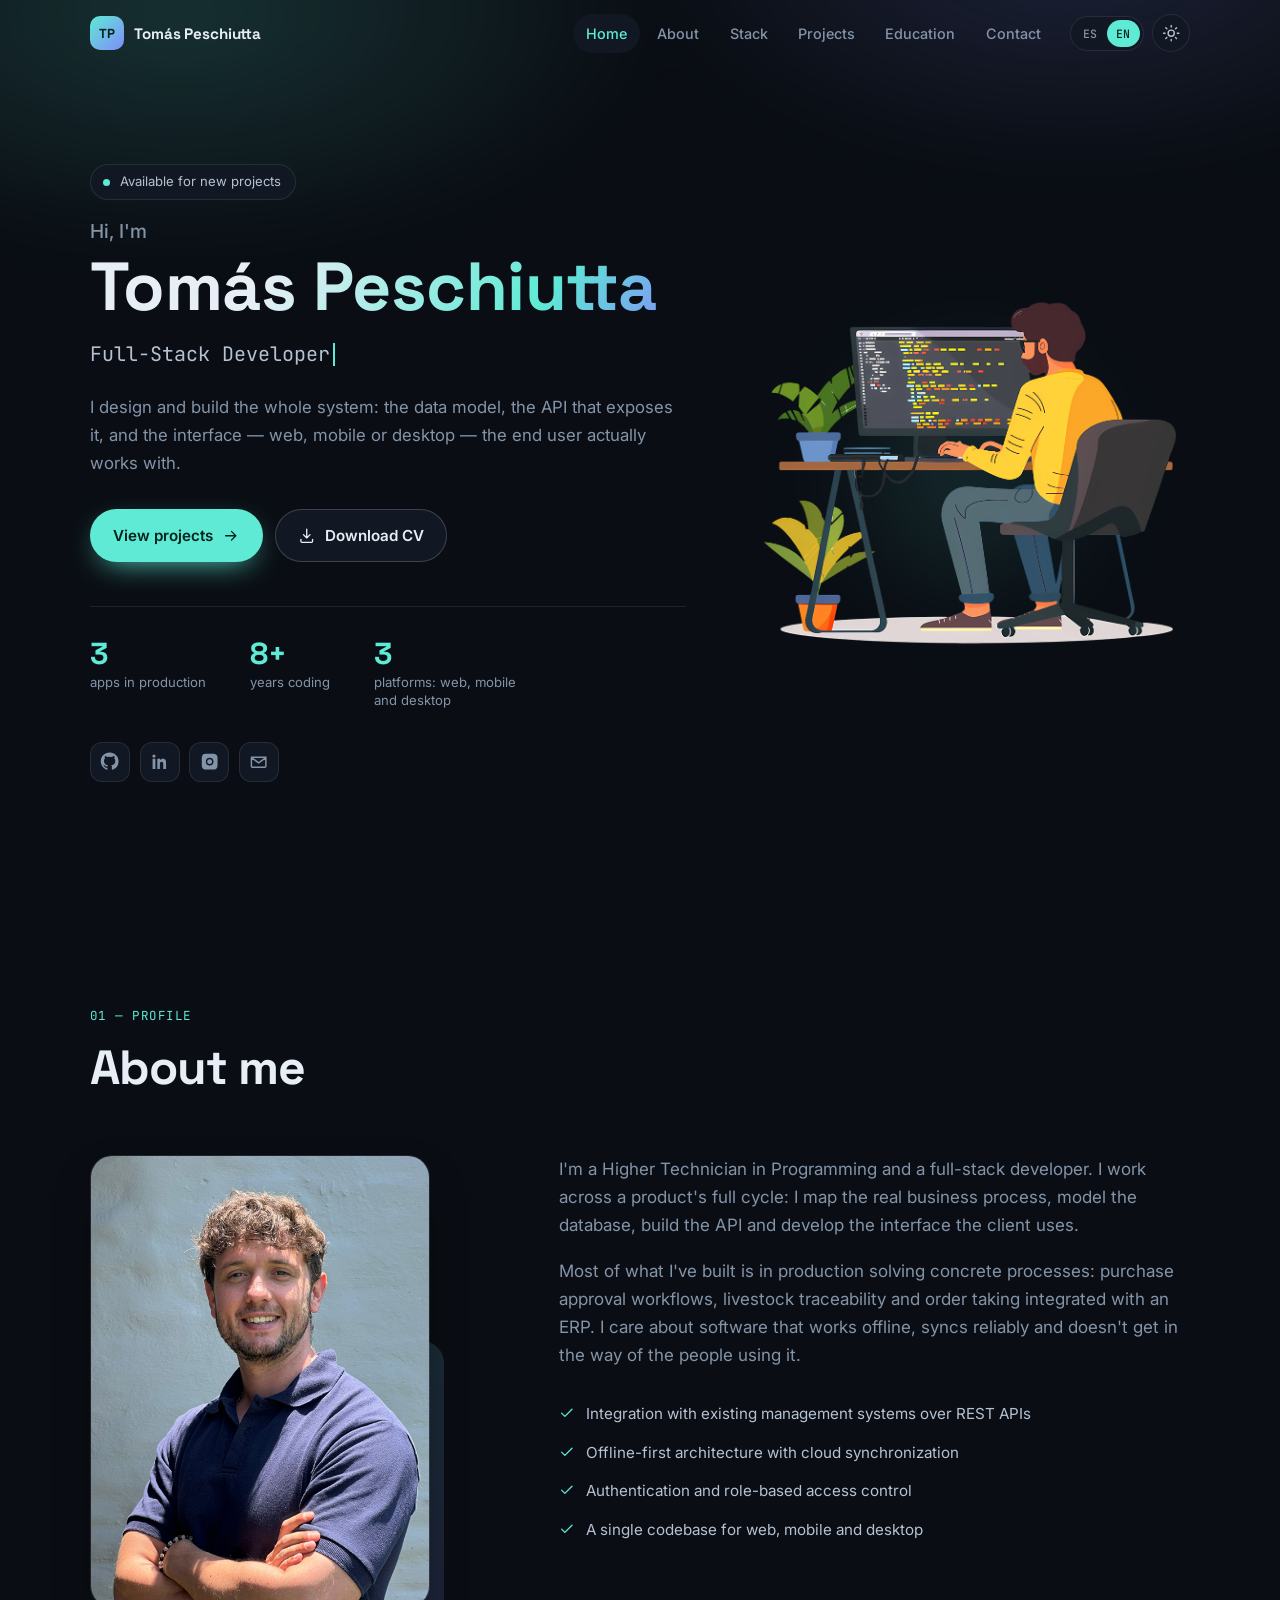
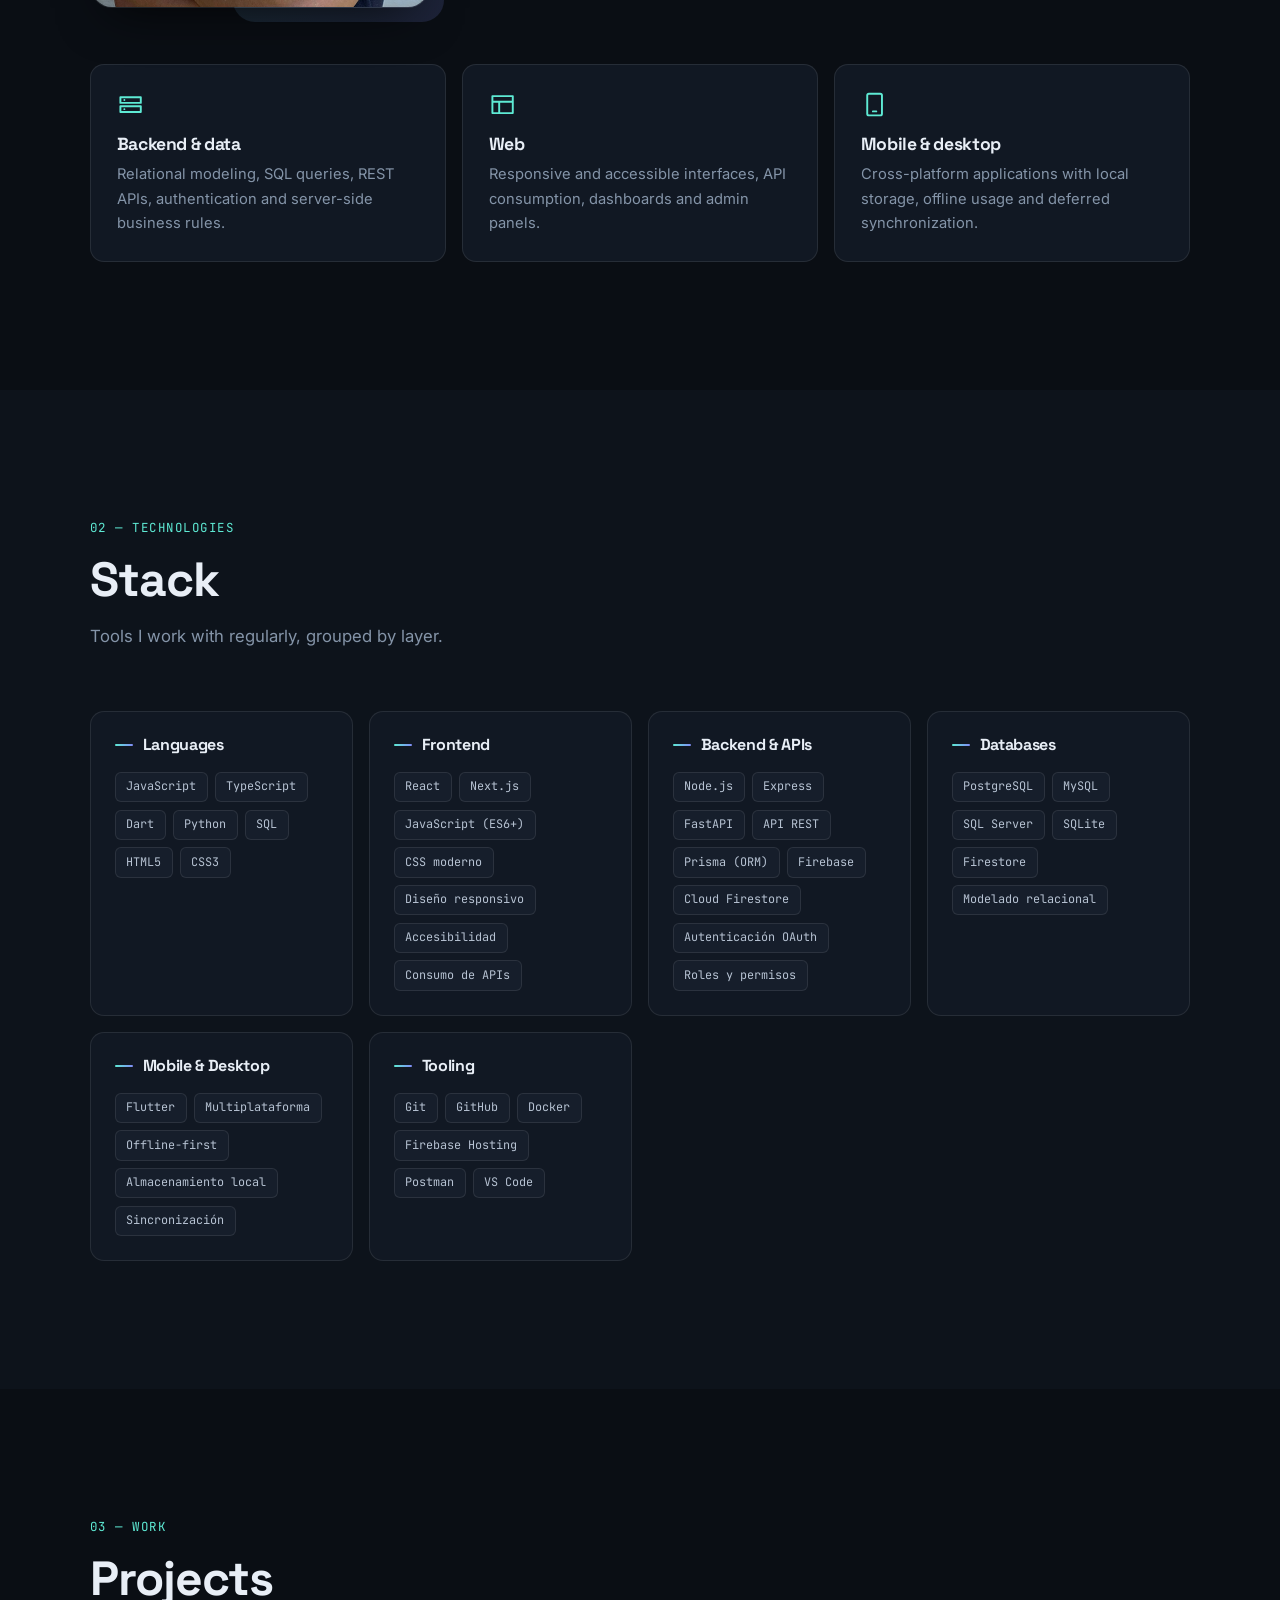
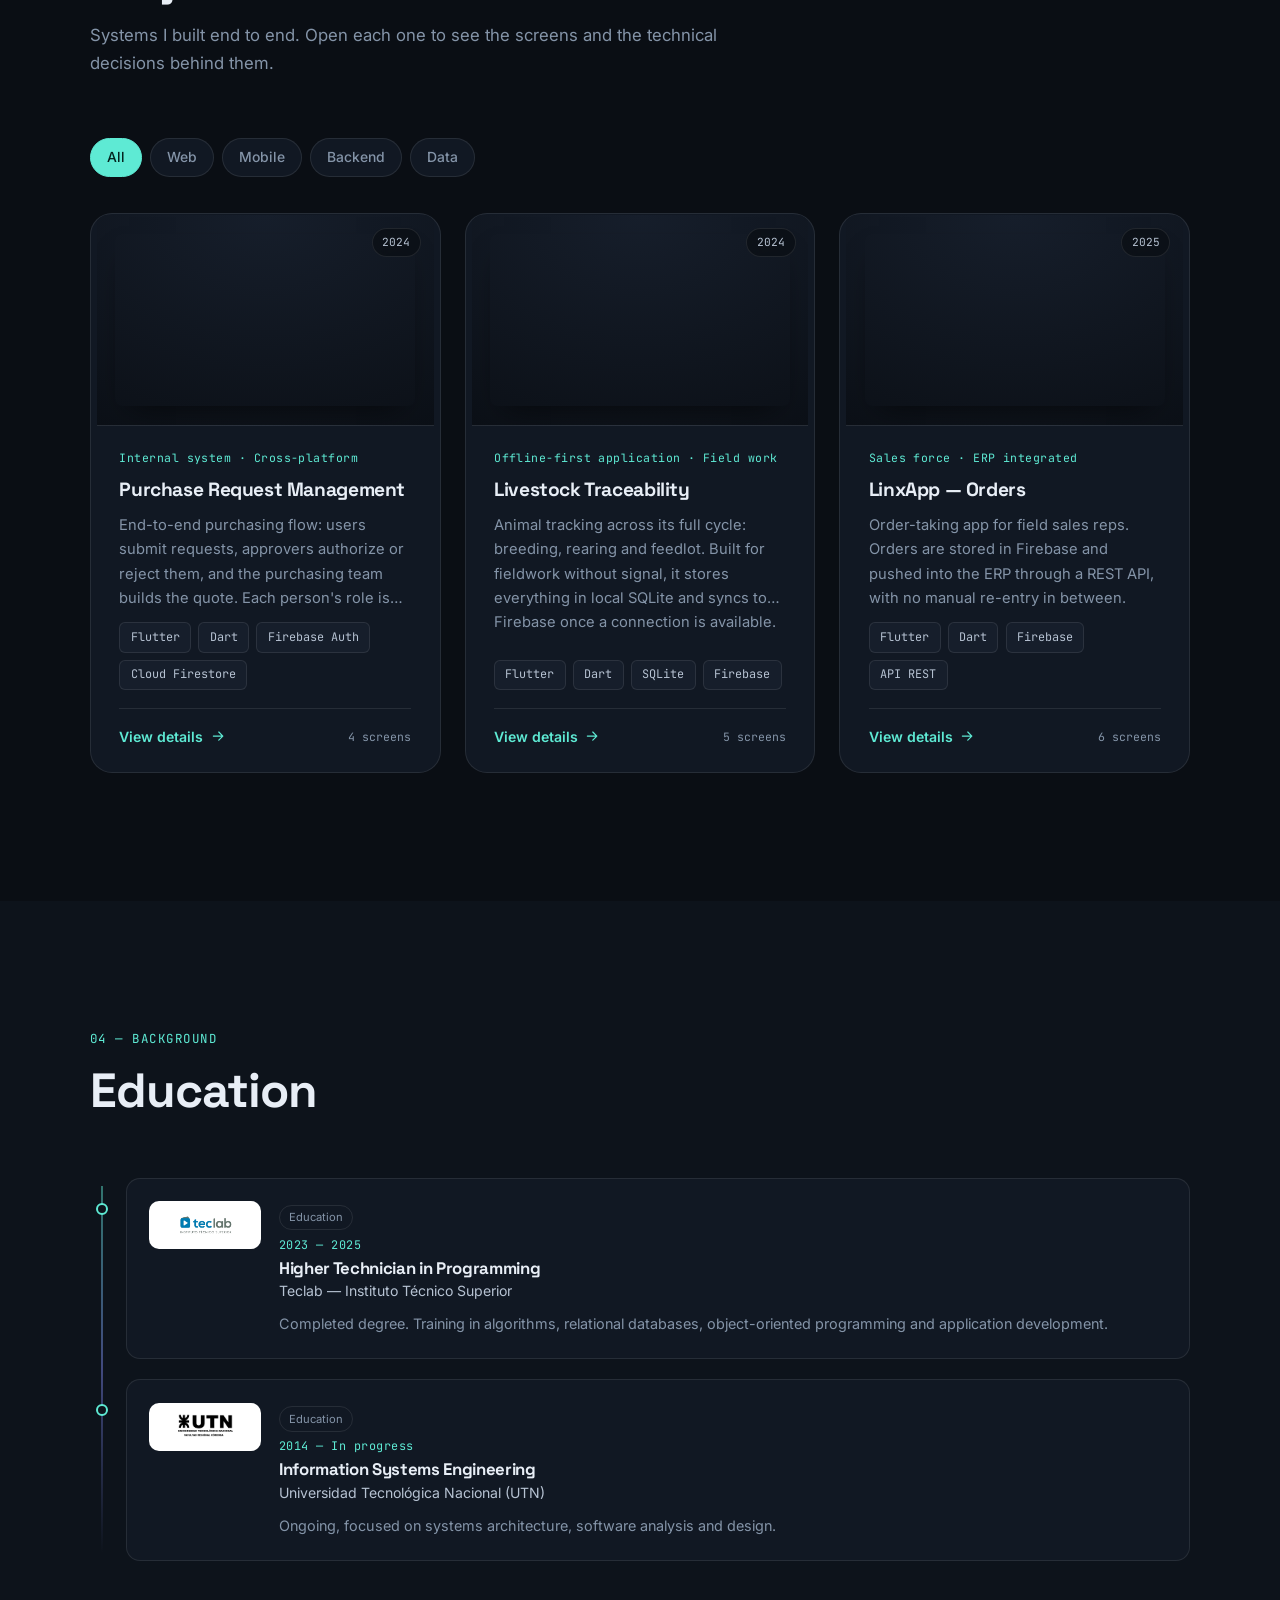
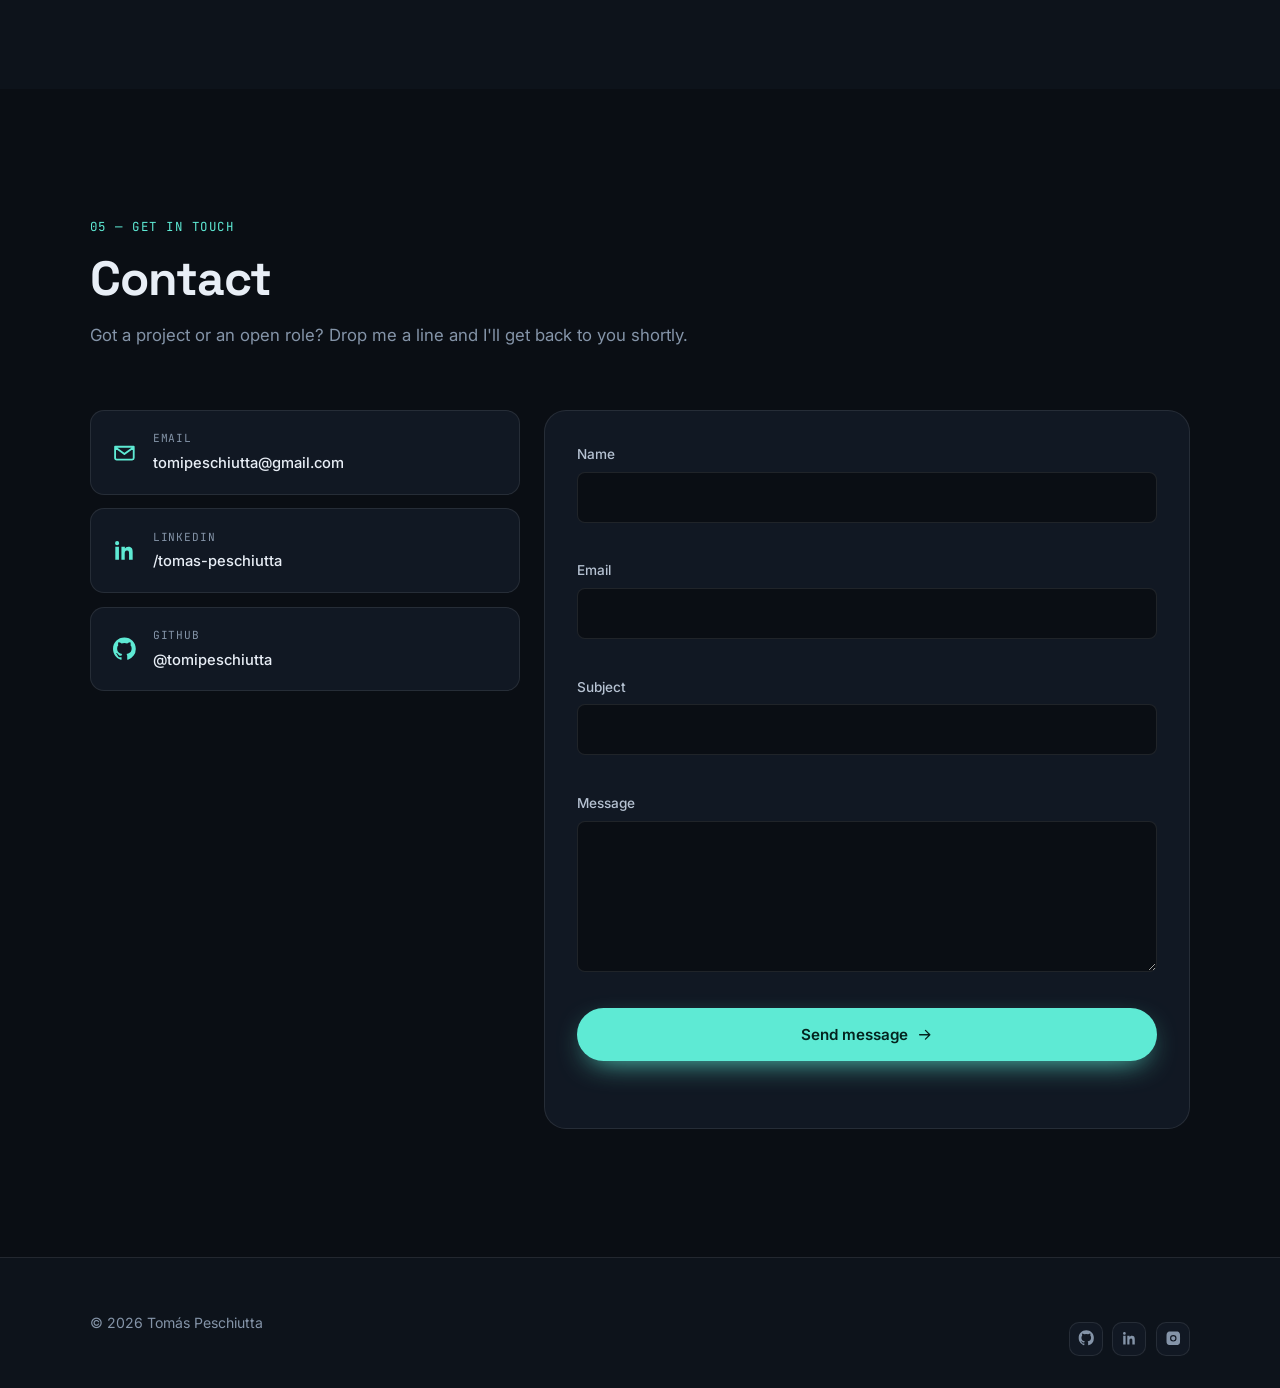
<file: public/index.html>
<!DOCTYPE html>
<html lang="es" data-theme="dark">
<head>
    <meta charset="UTF-8">
    <meta name="viewport" content="width=device-width, initial-scale=1.0">

    <title>Tomás Peschiutta | Desarrollador Full-Stack</title>
    <meta name="description" content="Desarrollador Full-Stack. Diseño y construyo el sistema completo: APIs, bases de datos, aplicaciones web y móviles.">
    <meta name="author" content="Tomás Peschiutta">
    <meta name="robots" content="index,follow">
    <meta name="theme-color" content="#0a0e14">
    <link rel="canonical" href="https://tomaspeschiutta-e1257.web.app/">

    <!-- Open Graph / Twitter -->
    <meta property="og:type" content="website">
    <meta property="og:locale" content="es_AR">
    <meta property="og:url" content="https://tomaspeschiutta-e1257.web.app/">
    <meta property="og:site_name" content="Tomás Peschiutta">
    <meta property="og:title" content="Tomás Peschiutta | Desarrollador Full-Stack">
    <meta property="og:description" content="Diseño y construyo el sistema completo: APIs, bases de datos, aplicaciones web y móviles.">
    <meta property="og:image" content="https://tomaspeschiutta-e1257.web.app/assets/images/image-home.png">
    <meta name="twitter:card" content="summary_large_image">

    <!-- Fuentes -->
    <link rel="preconnect" href="https://fonts.googleapis.com">
    <link rel="preconnect" href="https://fonts.gstatic.com" crossorigin>
    <link href="https://fonts.googleapis.com/css2?family=Inter:wght@400;500;600;700&family=Space+Grotesk:wght@600;700&family=JetBrains+Mono:wght@400;500&display=swap" rel="stylesheet">

    <link rel="stylesheet" href="./assets/css/main.css">
    <link rel="icon" href="./assets/images/favicon.png" type="image/png">

    <!-- Evita el parpadeo de tema al cargar -->
    <script>
        (() => {
            // Oscuro por defecto; solo cambia si el visitante lo eligió.
            document.documentElement.dataset.theme =
                localStorage.getItem('tp-theme') === 'light' ? 'light' : 'dark';
            const lang = localStorage.getItem('tp-lang');
            if (lang) document.documentElement.lang = lang;
        })();
    </script>

    <script type="application/ld+json">
    {
      "@context": "https://schema.org",
      "@type": "Person",
      "name": "Tomás Peschiutta",
      "jobTitle": "Desarrollador Full-Stack",
      "email": "mailto:tomipeschiutta@gmail.com",
      "url": "https://tomaspeschiutta-e1257.web.app/",
      "sameAs": [
        "https://github.com/tomipeschiutta",
        "https://www.linkedin.com/in/tomas-peschiutta-563571268/"
      ],
      "knowsAbout": ["Desarrollo Full-Stack", "APIs REST", "Bases de datos", "Flutter", "Firebase", "JavaScript", "Python", "SQL"]
    }
    </script>
</head>

<body>
    <a class="skip-link" href="#main" data-i18n="a11y.skip">Ir al contenido</a>

    <!-- Sprite de iconos -->
    <svg class="sprite" aria-hidden="true" focusable="false" xmlns="http://www.w3.org/2000/svg">
        <symbol id="i-github" viewBox="0 0 24 24"><path fill="currentColor" d="M12 .5C5.73.5.99 5.24.99 11.5c0 4.86 3.15 8.98 7.52 10.44.55.1.75-.24.75-.53l-.02-1.86c-3.06.67-3.71-1.47-3.71-1.47-.5-1.28-1.22-1.62-1.22-1.62-1-.68.08-.67.08-.67 1.1.08 1.68 1.13 1.68 1.13.98 1.69 2.58 1.2 3.21.92.1-.71.39-1.2.7-1.48-2.44-.28-5.01-1.22-5.01-5.44 0-1.2.43-2.18 1.13-2.95-.11-.28-.49-1.4.11-2.92 0 0 .92-.3 3.02 1.13a10.4 10.4 0 0 1 5.5 0c2.1-1.43 3.02-1.13 3.02-1.13.6 1.52.22 2.64.11 2.92.7.77 1.12 1.75 1.12 2.95 0 4.23-2.57 5.16-5.02 5.43.4.34.75 1.02.75 2.06l-.01 3.05c0 .29.2.64.76.53A11.02 11.02 0 0 0 23 11.5C23 5.24 18.27.5 12 .5Z"/></symbol>
        <symbol id="i-linkedin" viewBox="0 0 24 24"><path fill="currentColor" d="M6.94 5a2 2 0 1 1-4 0 2 2 0 0 1 4 0ZM3.2 8.5h3.5V21H3.2V8.5Zm5.9 0h3.35v1.7h.05c.47-.85 1.6-1.75 3.3-1.75 3.53 0 4.18 2.24 4.18 5.15V21h-3.5v-5.7c0-1.36-.02-3.1-1.94-3.1-1.94 0-2.24 1.47-2.24 3v5.8H9.1V8.5Z"/></symbol>
        <symbol id="i-instagram" viewBox="0 0 24 24"><path fill="currentColor" d="M12 2.2c3.2 0 3.58.01 4.85.07 1.17.05 1.8.25 2.23.41.56.22.96.48 1.38.9.42.42.68.82.9 1.38.16.42.36 1.06.41 2.23.06 1.27.07 1.65.07 4.85s-.01 3.58-.07 4.85c-.05 1.17-.25 1.8-.41 2.23-.22.56-.48.96-.9 1.38-.42.42-.82.68-1.38.9-.42.16-1.06.36-2.23.41-1.27.06-1.65.07-4.85.07s-3.58-.01-4.85-.07c-1.17-.05-1.8-.25-2.23-.41-.56-.22-.96-.48-1.38-.9-.42-.42-.68-.82-.9-1.38-.16-.42-.36-1.06-.41-2.23C2.21 15.58 2.2 15.2 2.2 12s.01-3.58.07-4.85c.05-1.17.25-1.8.41-2.23.22-.56.48-.96.9-1.38.42-.42.82-.68 1.38-.9.42-.16 1.06-.36 2.23-.41C8.42 2.21 8.8 2.2 12 2.2Zm0 5.1a4.7 4.7 0 1 0 0 9.4 4.7 4.7 0 0 0 0-9.4Zm0 7.75a3.05 3.05 0 1 1 0-6.1 3.05 3.05 0 0 1 0 6.1Zm5.98-7.94a1.1 1.1 0 1 1-2.2 0 1.1 1.1 0 0 1 2.2 0Z"/></symbol>
        <symbol id="i-mail" viewBox="0 0 24 24"><path fill="none" stroke="currentColor" stroke-width="1.8" stroke-linecap="round" stroke-linejoin="round" d="M3 6.5h18v11a1.5 1.5 0 0 1-1.5 1.5h-15A1.5 1.5 0 0 1 3 17.5v-11Zm0 .5 9 6.5L21 7"/></symbol>
        <symbol id="i-download" viewBox="0 0 24 24"><path fill="none" stroke="currentColor" stroke-width="1.8" stroke-linecap="round" stroke-linejoin="round" d="M12 3v12m0 0 4.5-4.5M12 15l-4.5-4.5M4 17v2.5A1.5 1.5 0 0 0 5.5 21h13a1.5 1.5 0 0 0 1.5-1.5V17"/></symbol>
        <symbol id="i-arrow-right" viewBox="0 0 24 24"><path fill="none" stroke="currentColor" stroke-width="1.8" stroke-linecap="round" stroke-linejoin="round" d="M5 12h14m0 0-6-6m6 6-6 6"/></symbol>
        <symbol id="i-arrow-left" viewBox="0 0 24 24"><path fill="none" stroke="currentColor" stroke-width="1.8" stroke-linecap="round" stroke-linejoin="round" d="M19 12H5m0 0 6-6m-6 6 6 6"/></symbol>
        <symbol id="i-arrow-up" viewBox="0 0 24 24"><path fill="none" stroke="currentColor" stroke-width="1.8" stroke-linecap="round" stroke-linejoin="round" d="M12 19V5m0 0-6 6m6-6 6 6"/></symbol>
        <symbol id="i-external" viewBox="0 0 24 24"><path fill="none" stroke="currentColor" stroke-width="1.8" stroke-linecap="round" stroke-linejoin="round" d="M14 4h6v6M20 4l-9 9M18 14v5a1 1 0 0 1-1 1H5a1 1 0 0 1-1-1V7a1 1 0 0 1 1-1h5"/></symbol>
        <symbol id="i-close" viewBox="0 0 24 24"><path fill="none" stroke="currentColor" stroke-width="1.8" stroke-linecap="round" d="m6 6 12 12M18 6 6 18"/></symbol>
        <symbol id="i-sun" viewBox="0 0 24 24"><path fill="none" stroke="currentColor" stroke-width="1.8" stroke-linecap="round" d="M12 4V2m0 20v-2m8-8h2M2 12h2m13.66-5.66 1.42-1.42M4.92 19.08l1.42-1.42m0-11.32L4.92 4.92m14.16 14.16-1.42-1.42"/><circle cx="12" cy="12" r="4" fill="none" stroke="currentColor" stroke-width="1.8"/></symbol>
        <symbol id="i-moon" viewBox="0 0 24 24"><path fill="none" stroke="currentColor" stroke-width="1.8" stroke-linecap="round" stroke-linejoin="round" d="M20 14.5A8.5 8.5 0 0 1 9.5 4a8.5 8.5 0 1 0 10.5 10.5Z"/></symbol>
        <symbol id="i-check" viewBox="0 0 24 24"><path fill="none" stroke="currentColor" stroke-width="2" stroke-linecap="round" stroke-linejoin="round" d="m4 12.5 5 5L20 6.5"/></symbol>
        <symbol id="i-server" viewBox="0 0 24 24"><path fill="none" stroke="currentColor" stroke-width="1.7" stroke-linecap="round" stroke-linejoin="round" d="M3 5.5h18v5H3v-5Zm0 8h18v5H3v-5ZM6.5 8h.01M6.5 16h.01"/></symbol>
        <symbol id="i-layout" viewBox="0 0 24 24"><path fill="none" stroke="currentColor" stroke-width="1.7" stroke-linecap="round" stroke-linejoin="round" d="M3 4.5h18v15H3v-15Zm0 5h18M9 9.5v10"/></symbol>
        <symbol id="i-phone" viewBox="0 0 24 24"><path fill="none" stroke="currentColor" stroke-width="1.7" stroke-linecap="round" stroke-linejoin="round" d="M7 2.5h10a1.5 1.5 0 0 1 1.5 1.5v16a1.5 1.5 0 0 1-1.5 1.5H7A1.5 1.5 0 0 1 5.5 20V4A1.5 1.5 0 0 1 7 2.5Zm3.5 15.5h3"/></symbol>
    </svg>

    <!-- ===== Header ===== -->
    <header class="site-header" id="site-header">
        <div class="shell site-header__inner">
            <a href="#home" class="brand" aria-label="Tomás Peschiutta">
                <span class="brand__mark">TP</span>
                <span class="brand__text">Tomás Peschiutta</span>
            </a>

            <nav class="nav" id="nav" aria-label="Principal">
                <ul class="nav__list">
                    <li><a href="#home" class="nav__link is-active" data-i18n="nav.home">Inicio</a></li>
                    <li><a href="#sobre-mi" class="nav__link" data-i18n="nav.about">Sobre mí</a></li>
                    <li><a href="#stack" class="nav__link" data-i18n="nav.stack">Stack</a></li>
                    <li><a href="#proyectos" class="nav__link" data-i18n="nav.projects">Proyectos</a></li>
                    <li><a href="#formacion" class="nav__link" data-i18n="nav.education">Formación</a></li>
                    <li><a href="#contacto" class="nav__link" data-i18n="nav.contact">Contacto</a></li>
                </ul>
            </nav>

            <div class="header-tools">
                <div class="lang-switch" role="group" aria-label="Idioma / Language">
                    <button type="button" class="lang-switch__btn is-active" data-lang="es">ES</button>
                    <button type="button" class="lang-switch__btn" data-lang="en">EN</button>
                </div>

                <button type="button" class="icon-btn" id="theme-toggle" aria-label="Cambiar tema" data-i18n-attr="aria-label:a11y.theme">
                    <svg class="icon icon--sun" aria-hidden="true"><use href="#i-sun"></use></svg>
                    <svg class="icon icon--moon" aria-hidden="true"><use href="#i-moon"></use></svg>
                </button>

                <button type="button" class="burger" id="burger" aria-controls="nav" aria-expanded="false" aria-label="Abrir menú" data-i18n-attr="aria-label:a11y.menu">
                    <span></span><span></span><span></span>
                </button>
            </div>
        </div>
    </header>

    <main id="main">
        <!-- ===== Hero ===== -->
        <section class="hero" id="home">
            <div class="hero__glow" aria-hidden="true"></div>

            <div class="shell hero__inner">
                <div class="hero__content">
                    <p class="eyebrow reveal">
                        <span class="status-dot" aria-hidden="true"></span>
                        <span data-i18n="hero.available">Disponible para nuevos proyectos</span>
                    </p>

                    <h1 class="hero__title reveal">
                        <span class="hero__greeting" data-i18n="hero.greeting">Hola, soy</span>
                        <span class="hero__name">Tomás Peschiutta</span>
                    </h1>

                    <p class="hero__role reveal">
                        <span class="typed" id="typed" aria-live="polite"></span><span class="caret" aria-hidden="true"></span>
                    </p>

                    <p class="hero__lead reveal" data-i18n="hero.lead">
                        Diseño y construyo el sistema completo: el modelo de datos, la API que lo expone
                        y la interfaz —web, móvil o escritorio— con la que el usuario final trabaja.
                    </p>

                    <div class="hero__actions reveal">
                        <a href="#proyectos" class="btn btn--primary">
                            <span data-i18n="hero.ctaProjects">Ver proyectos</span>
                            <svg class="icon" aria-hidden="true"><use href="#i-arrow-right"></use></svg>
                        </a>
                        <a href="https://drive.google.com/file/d/13EIvFcYQYUe-hRErYZYmg_Eb3amALPSM/view?usp=sharing"
                           class="btn btn--ghost" target="_blank" rel="noopener">
                            <svg class="icon" aria-hidden="true"><use href="#i-download"></use></svg>
                            <span data-i18n="hero.ctaCv">Descargar CV</span>
                        </a>
                    </div>

                    <ul class="hero__stats reveal">
                        <li>
                            <strong data-count="3">3</strong>
                            <span data-i18n="hero.statApps">apps en producción</span>
                        </li>
                        <li>
                            <strong data-count="8" data-suffix="+">8+</strong>
                            <span data-i18n="hero.statYears">años programando</span>
                        </li>
                        <li>
                            <strong data-count="3">3</strong>
                            <span data-i18n="hero.statPlatforms">plataformas: web, móvil y escritorio</span>
                        </li>
                    </ul>

                    <ul class="social reveal">
                        <li><a href="https://github.com/tomipeschiutta" target="_blank" rel="noopener" aria-label="GitHub"><svg class="icon" aria-hidden="true"><use href="#i-github"></use></svg></a></li>
                        <li><a href="https://www.linkedin.com/in/tomas-peschiutta-563571268/" target="_blank" rel="noopener" aria-label="LinkedIn"><svg class="icon" aria-hidden="true"><use href="#i-linkedin"></use></svg></a></li>
                        <li><a href="https://www.instagram.com/tomipeschiutta/" target="_blank" rel="noopener" aria-label="Instagram"><svg class="icon" aria-hidden="true"><use href="#i-instagram"></use></svg></a></li>
                        <li><a href="mailto:tomipeschiutta@gmail.com" aria-label="Email"><svg class="icon" aria-hidden="true"><use href="#i-mail"></use></svg></a></li>
                    </ul>
                </div>

                <div class="hero__visual reveal">
                    <div class="hero__visual-glow" aria-hidden="true"></div>
                    <img src="./assets/images/image-home.png" alt="" width="920" height="780" fetchpriority="high" decoding="async">
                </div>
            </div>
        </section>

        <!-- ===== Sobre mí ===== -->
        <section class="section" id="sobre-mi">
            <div class="shell">
                <header class="section__head reveal">
                    <p class="section__label" data-i18n="about.label">01 — Perfil</p>
                    <h2 class="section__title" data-i18n="about.title">Sobre mí</h2>
                </header>

                <div class="about">
                  <div class="about__intro">
                    <figure class="about__photo reveal">
                        <img src="./assets/images/image-sobreMi.png" alt="Tomás Peschiutta" width="600" height="800" loading="lazy" decoding="async">
                    </figure>

                    <div class="about__text reveal">
                        <p data-i18n="about.p1">
                            Soy Técnico Superior en Programación y desarrollador full-stack. Trabajo el ciclo
                            completo de un producto: relevo el proceso real del negocio, modelo la base de datos,
                            construyo la API y desarrollo la interfaz que usa el cliente.
                        </p>
                        <p data-i18n="about.p2">
                            La mayoría de lo que hice está en producción resolviendo procesos concretos:
                            circuitos de aprobación de compras, trazabilidad ganadera y carga de pedidos
                            integrada a un sistema de gestión. Me interesa que el software funcione
                            offline, sincronice bien y no le complique la vida a quien lo usa.
                        </p>

                        <ul class="about__points">
                            <li><svg class="icon" aria-hidden="true"><use href="#i-check"></use></svg><span data-i18n="about.point1">Integración con sistemas de gestión existentes vía API REST</span></li>
                            <li><svg class="icon" aria-hidden="true"><use href="#i-check"></use></svg><span data-i18n="about.point2">Arquitectura offline-first con sincronización a la nube</span></li>
                            <li><svg class="icon" aria-hidden="true"><use href="#i-check"></use></svg><span data-i18n="about.point3">Autenticación y control de acceso por roles</span></li>
                            <li><svg class="icon" aria-hidden="true"><use href="#i-check"></use></svg><span data-i18n="about.point4">Una sola base de código para web, móvil y escritorio</span></li>
                        </ul>
                    </div>
                  </div>

                    <div class="about__cards">
                        <article class="card card--service reveal">
                            <svg class="icon icon--lg" aria-hidden="true"><use href="#i-server"></use></svg>
                            <h3 data-i18n="about.s1Title">Backend &amp; datos</h3>
                            <p data-i18n="about.s1Text">Modelado relacional, consultas SQL, APIs REST, autenticación y reglas de negocio del lado del servidor.</p>
                        </article>
                        <article class="card card--service reveal">
                            <svg class="icon icon--lg" aria-hidden="true"><use href="#i-layout"></use></svg>
                            <h3 data-i18n="about.s2Title">Web</h3>
                            <p data-i18n="about.s2Text">Interfaces responsivas y accesibles, consumo de APIs, dashboards y paneles de administración.</p>
                        </article>
                        <article class="card card--service reveal">
                            <svg class="icon icon--lg" aria-hidden="true"><use href="#i-phone"></use></svg>
                            <h3 data-i18n="about.s3Title">Móvil &amp; escritorio</h3>
                            <p data-i18n="about.s3Text">Aplicaciones multiplataforma con almacenamiento local, uso sin conexión y sincronización posterior.</p>
                        </article>
                    </div>
                </div>
            </div>
        </section>

        <!-- ===== Stack ===== -->
        <section class="section section--alt" id="stack">
            <div class="shell">
                <header class="section__head reveal">
                    <p class="section__label" data-i18n="stack.label">02 — Tecnologías</p>
                    <h2 class="section__title" data-i18n="stack.title">Stack</h2>
                    <p class="section__desc" data-i18n="stack.desc">Herramientas con las que trabajo habitualmente, agrupadas por capa.</p>
                </header>

                <div class="stack-grid" id="stack-grid"><!-- render JS --></div>
            </div>
        </section>

        <!-- ===== Proyectos ===== -->
        <section class="section" id="proyectos">
            <div class="shell">
                <header class="section__head reveal">
                    <p class="section__label" data-i18n="projects.label">03 — Trabajo</p>
                    <h2 class="section__title" data-i18n="projects.title">Proyectos</h2>
                    <p class="section__desc" data-i18n="projects.desc">Sistemas que construí de punta a punta. Entrá a cada uno para ver las pantallas y las decisiones técnicas.</p>
                </header>

                <div class="filters reveal" id="filters" role="group" aria-label="Filtrar proyectos"><!-- render JS --></div>

                <div class="projects-grid" id="projects-grid"><!-- render JS --></div>

                <p class="projects-empty" id="projects-empty" hidden data-i18n="projects.empty">No hay proyectos en esta categoría todavía.</p>
            </div>
        </section>

        <!-- ===== Formación ===== -->
        <section class="section section--alt" id="formacion">
            <div class="shell">
                <header class="section__head reveal">
                    <p class="section__label" data-i18n="education.label">04 — Recorrido</p>
                    <h2 class="section__title" data-i18n="education.title">Formación</h2>
                </header>

                <ol class="timeline" id="timeline"><!-- render JS --></ol>
            </div>
        </section>

        <!-- ===== Contacto ===== -->
        <section class="section" id="contacto">
            <div class="shell">
                <header class="section__head reveal">
                    <p class="section__label" data-i18n="contact.label">05 — Hablemos</p>
                    <h2 class="section__title" data-i18n="contact.title">Contacto</h2>
                    <p class="section__desc" data-i18n="contact.desc">¿Tenés un proyecto o una búsqueda abierta? Escribime y te respondo a la brevedad.</p>
                </header>

                <div class="contact">
                    <div class="contact__aside reveal">
                        <a class="contact-card" href="mailto:tomipeschiutta@gmail.com">
                            <svg class="icon" aria-hidden="true"><use href="#i-mail"></use></svg>
                            <span class="contact-card__label" data-i18n="contact.email">Email</span>
                            <span class="contact-card__value">tomipeschiutta@gmail.com</span>
                        </a>
                        <a class="contact-card" href="https://www.linkedin.com/in/tomas-peschiutta-563571268/" target="_blank" rel="noopener">
                            <svg class="icon" aria-hidden="true"><use href="#i-linkedin"></use></svg>
                            <span class="contact-card__label">LinkedIn</span>
                            <span class="contact-card__value">/tomas-peschiutta</span>
                        </a>
                        <a class="contact-card" href="https://github.com/tomipeschiutta" target="_blank" rel="noopener">
                            <svg class="icon" aria-hidden="true"><use href="#i-github"></use></svg>
                            <span class="contact-card__label">GitHub</span>
                            <span class="contact-card__value">@tomipeschiutta</span>
                        </a>
                    </div>

                    <form class="contact__form reveal" id="contact-form" novalidate>
                        <div class="field">
                            <label for="name" data-i18n="contact.fName">Nombre</label>
                            <input type="text" id="name" name="name" autocomplete="name" required>
                            <small class="field__error" data-error-for="name"></small>
                        </div>
                        <div class="field">
                            <label for="email" data-i18n="contact.fEmail">Email</label>
                            <input type="email" id="email" name="email" autocomplete="email" required>
                            <small class="field__error" data-error-for="email"></small>
                        </div>
                        <div class="field">
                            <label for="subject" data-i18n="contact.fSubject">Asunto</label>
                            <input type="text" id="subject" name="subject" required>
                            <small class="field__error" data-error-for="subject"></small>
                        </div>
                        <div class="field">
                            <label for="message" data-i18n="contact.fMessage">Mensaje</label>
                            <textarea id="message" name="message" rows="5" required></textarea>
                            <small class="field__error" data-error-for="message"></small>
                        </div>

                        <button type="submit" class="btn btn--primary btn--block" id="submit-btn">
                            <span data-i18n="contact.send">Enviar mensaje</span>
                            <svg class="icon" aria-hidden="true"><use href="#i-arrow-right"></use></svg>
                        </button>

                        <p class="form-status" id="form-status" role="status" aria-live="polite"></p>
                    </form>
                </div>
            </div>
        </section>
    </main>

    <footer class="site-footer">
        <div class="shell site-footer__inner">
            <p class="site-footer__copy">
                © <span id="year">2026</span> Tomás Peschiutta
            </p>
            <ul class="social social--sm">
                <li><a href="https://github.com/tomipeschiutta" target="_blank" rel="noopener" aria-label="GitHub"><svg class="icon" aria-hidden="true"><use href="#i-github"></use></svg></a></li>
                <li><a href="https://www.linkedin.com/in/tomas-peschiutta-563571268/" target="_blank" rel="noopener" aria-label="LinkedIn"><svg class="icon" aria-hidden="true"><use href="#i-linkedin"></use></svg></a></li>
                <li><a href="https://www.instagram.com/tomipeschiutta/" target="_blank" rel="noopener" aria-label="Instagram"><svg class="icon" aria-hidden="true"><use href="#i-instagram"></use></svg></a></li>
            </ul>
        </div>
    </footer>

    <button type="button" class="go-top" id="go-top" aria-label="Volver arriba" data-i18n-attr="aria-label:a11y.goTop">
        <svg class="icon" aria-hidden="true"><use href="#i-arrow-up"></use></svg>
    </button>

    <!-- ===== Modal de proyecto (único, reutilizable) ===== -->
    <div class="modal" id="project-modal" role="dialog" aria-modal="true" aria-labelledby="modal-title" hidden>
        <div class="modal__backdrop" data-close></div>

        <div class="modal__panel" role="document">
            <button type="button" class="icon-btn modal__close" data-close aria-label="Cerrar" data-i18n-attr="aria-label:a11y.close">
                <svg class="icon" aria-hidden="true"><use href="#i-close"></use></svg>
            </button>

            <div class="modal__media">
                <div class="gallery" id="gallery"><!-- render JS --></div>

                <button type="button" class="gallery__nav gallery__nav--prev" id="gallery-prev" aria-label="Anterior" data-i18n-attr="aria-label:a11y.prev">
                    <svg class="icon" aria-hidden="true"><use href="#i-arrow-left"></use></svg>
                </button>
                <button type="button" class="gallery__nav gallery__nav--next" id="gallery-next" aria-label="Siguiente" data-i18n-attr="aria-label:a11y.next">
                    <svg class="icon" aria-hidden="true"><use href="#i-arrow-right"></use></svg>
                </button>

                <div class="gallery__dots" id="gallery-dots" role="tablist" aria-label="Pantallas"></div>
            </div>

            <div class="modal__body">
                <p class="modal__eyebrow" id="modal-eyebrow"></p>
                <h2 class="modal__title" id="modal-title"></h2>
                <p class="modal__summary" id="modal-summary"></p>

                <div class="modal__section">
                    <h3 data-i18n="modal.screen">Pantalla</h3>
                    <p class="modal__caption" id="modal-caption"></p>
                </div>

                <div class="modal__section">
                    <h3 data-i18n="modal.highlights">Puntos técnicos</h3>
                    <ul class="modal__highlights" id="modal-highlights"></ul>
                </div>

                <div class="modal__section">
                    <h3 data-i18n="modal.stack">Stack</h3>
                    <ul class="chips" id="modal-stack"></ul>
                </div>

                <div class="modal__links" id="modal-links"></div>
            </div>
        </div>
    </div>

    <script type="module" src="./assets/js/main.js"></script>
</body>
</html>
</file>
<file: public/assets/css/main.css>
/* =============================================================
   Portafolio · Tomás Peschiutta
   1. Tokens        5. Header / Nav      9. Proyectos
   2. Reset         6. Hero             10. Timeline
   3. Utilidades    7. Sobre mí         11. Contacto / Footer
   4. Botones       8. Stack            12. Modal
   ============================================================= */

/* ============ 1. Tokens ============ */
:root {
    --font-sans: 'Inter', -apple-system, BlinkMacSystemFont, 'Segoe UI', sans-serif;
    --font-display: 'Space Grotesk', 'Inter', sans-serif;
    --font-mono: 'JetBrains Mono', ui-monospace, 'SFMono-Regular', monospace;

    --shell: 1180px;
    --gutter: clamp(1.25rem, 4vw, 2.5rem);
    --radius-sm: 8px;
    --radius: 14px;
    --radius-lg: 22px;
    --header-h: 68px;

    --ease: cubic-bezier(.4, 0, .2, 1);
    --ease-out: cubic-bezier(.16, 1, .3, 1);
}

[data-theme='dark'] {
    --bg: #0a0e14;
    --bg-2: #0d131b;
    --surface: #111823;
    --surface-2: #161e2b;
    --border: rgba(255, 255, 255, .09);
    --border-strong: rgba(255, 255, 255, .18);
    --text: #e8eef6;
    --text-soft: #b6c2d2;
    --text-muted: #8494a8;
    --accent: #5eead4;
    --accent-2: #818cf8;
    --accent-ink: #04231e;
    --danger: #f87171;
    --shadow: 0 20px 50px -20px rgba(0, 0, 0, .8);
    --glow-1: rgba(94, 234, 212, .16);
    --glow-2: rgba(129, 140, 248, .16);
    --header-bg: rgba(10, 14, 20, .72);
    --shot-bg: #0a0e14;
}

[data-theme='light'] {
    --bg: #ffffff;
    --bg-2: #f5f7fa;
    --surface: #ffffff;
    --surface-2: #f2f5f9;
    --border: rgba(15, 23, 42, .11);
    --border-strong: rgba(15, 23, 42, .22);
    --text: #0d1520;
    --text-soft: #3b4a5e;
    --text-muted: #5d6b80;
    /* Más oscuro que el teal del modo oscuro para llegar a 4.5:1 sobre blanco. */
    --accent: #0f766e;
    --accent-2: #4f46e5;
    --accent-ink: #ffffff;
    --danger: #dc2626;
    --shadow: 0 18px 40px -22px rgba(15, 23, 42, .35);
    --glow-1: rgba(13, 148, 136, .10);
    --glow-2: rgba(79, 70, 229, .10);
    --header-bg: rgba(255, 255, 255, .78);
    --shot-bg: #eef2f7;
}

/* ============ 2. Reset ============ */
*, *::before, *::after { box-sizing: border-box; }

* { margin: 0; }

html {
    scroll-behavior: smooth;
    scroll-padding-top: calc(var(--header-h) + 16px);
    -webkit-text-size-adjust: 100%;
}

body {
    background: var(--bg);
    color: var(--text);
    font-family: var(--font-sans);
    font-size: clamp(.975rem, .95rem + .15vw, 1.0625rem);
    line-height: 1.65;
    -webkit-font-smoothing: antialiased;
    overflow-x: hidden;
    transition: background-color .3s var(--ease), color .3s var(--ease);
}

body.is-locked { overflow: hidden; }

img, svg, picture { display: block; max-width: 100%; }
img { height: auto; }

h1, h2, h3, h4 {
    font-family: var(--font-display);
    line-height: 1.15;
    letter-spacing: -.02em;
    font-weight: 700;
}

a { color: inherit; text-decoration: none; }

button, input, textarea { font: inherit; color: inherit; }
button { background: none; border: 0; cursor: pointer; }

ul, ol { list-style: none; padding: 0; }

:focus-visible {
    outline: 2px solid var(--accent);
    outline-offset: 3px;
    border-radius: 4px;
}

::selection { background: var(--accent); color: var(--accent-ink); }

.sprite { display: none; }

/* ============ 3. Utilidades ============ */
.shell {
    width: 100%;
    max-width: var(--shell);
    margin-inline: auto;
    padding-inline: var(--gutter);
}

.icon {
    width: 1.15em;
    height: 1.15em;
    flex: none;
}

.icon--lg { width: 1.6em; height: 1.6em; }

.skip-link {
    position: fixed;
    top: .75rem;
    left: .75rem;
    z-index: 200;
    padding: .6rem 1rem;
    background: var(--accent);
    color: var(--accent-ink);
    border-radius: var(--radius-sm);
    font-weight: 600;
    transform: translateY(-160%);
    transition: transform .25s var(--ease);
}
.skip-link:focus-visible { transform: translateY(0); }

.section {
    padding-block: clamp(4.5rem, 10vw, 8rem);
    position: relative;
}
.section--alt { background: var(--bg-2); }

.section__head { max-width: 62ch; margin-bottom: clamp(2.5rem, 5vw, 3.75rem); }

.section__label {
    font-family: var(--font-mono);
    font-size: .78rem;
    letter-spacing: .12em;
    text-transform: uppercase;
    color: var(--accent);
    margin-bottom: .85rem;
}

.section__title { font-size: clamp(1.9rem, 1.3rem + 2.6vw, 3rem); }

.section__desc {
    margin-top: 1rem;
    color: var(--text-muted);
    font-size: 1.05rem;
}

.eyebrow {
    display: inline-flex;
    align-items: center;
    gap: .6rem;
    padding: .4rem .9rem .4rem .75rem;
    border: 1px solid var(--border);
    border-radius: 999px;
    background: var(--surface);
    font-size: .82rem;
    color: var(--text-soft);
}

.status-dot {
    width: 7px;
    height: 7px;
    border-radius: 50%;
    background: var(--accent);
    box-shadow: 0 0 0 0 var(--accent);
    animation: pulse 2.4s infinite;
}

@keyframes pulse {
    0%   { box-shadow: 0 0 0 0 var(--glow-1); }
    70%  { box-shadow: 0 0 0 9px transparent; }
    100% { box-shadow: 0 0 0 0 transparent; }
}

/* Reveal on scroll */
.reveal {
    opacity: 0;
    transform: translateY(22px);
    transition: opacity .7s var(--ease-out), transform .7s var(--ease-out);
}
.reveal.is-visible { opacity: 1; transform: none; }

@media (prefers-reduced-motion: reduce) {
    html { scroll-behavior: auto; }
    .reveal { opacity: 1; transform: none; transition: none; }
    *, *::before, *::after {
        animation-duration: .01ms !important;
        animation-iteration-count: 1 !important;
        transition-duration: .01ms !important;
    }
}

/* ============ 4. Botones y chips ============ */
.btn {
    display: inline-flex;
    align-items: center;
    justify-content: center;
    gap: .55rem;
    padding: .8rem 1.4rem;
    border-radius: 999px;
    font-weight: 600;
    font-size: .95rem;
    border: 1px solid transparent;
    transition: transform .2s var(--ease), background-color .2s var(--ease),
                border-color .2s var(--ease), box-shadow .2s var(--ease), opacity .2s;
    white-space: nowrap;
}

.btn:hover { transform: translateY(-2px); }
.btn:active { transform: translateY(0); }

.btn--primary {
    background: var(--accent);
    color: var(--accent-ink);
    box-shadow: 0 10px 30px -12px var(--accent);
}
.btn--primary:hover { box-shadow: 0 16px 34px -12px var(--accent); }

.btn--ghost {
    border-color: var(--border-strong);
    color: var(--text);
    background: var(--surface);
}
.btn--ghost:hover { border-color: var(--accent); color: var(--accent); }

.btn--block { width: 100%; }
.btn[disabled] { opacity: .6; pointer-events: none; }

.icon-btn {
    display: inline-grid;
    place-items: center;
    width: 38px;
    height: 38px;
    border-radius: 50%;
    border: 1px solid var(--border);
    background: var(--surface);
    color: var(--text-soft);
    font-size: 1rem;
    transition: color .2s, border-color .2s, background-color .2s;
}
.icon-btn:hover { color: var(--accent); border-color: var(--accent); }

.chips { display: flex; flex-wrap: wrap; gap: .45rem; }

.chip {
    font-family: var(--font-mono);
    font-size: .74rem;
    padding: .28rem .65rem;
    border-radius: 6px;
    border: 1px solid var(--border);
    background: var(--surface-2);
    color: var(--text-soft);
    white-space: nowrap;
}

/* ============ 5. Header / Nav ============ */
.site-header {
    position: fixed;
    inset: 0 0 auto;
    z-index: 100;
    height: var(--header-h);
    display: flex;
    align-items: center;
    transition: background-color .3s var(--ease), border-color .3s var(--ease);
    border-bottom: 1px solid transparent;
}

.site-header.is-scrolled {
    background: var(--header-bg);
    backdrop-filter: saturate(180%) blur(14px);
    -webkit-backdrop-filter: saturate(180%) blur(14px);
    border-bottom-color: var(--border);
}

.site-header__inner {
    display: flex;
    align-items: center;
    gap: 1rem;
}

.brand { display: flex; align-items: center; gap: .65rem; font-weight: 700; }

.brand__mark {
    display: grid;
    place-items: center;
    width: 34px;
    height: 34px;
    border-radius: 10px;
    background: linear-gradient(135deg, var(--accent), var(--accent-2));
    color: var(--accent-ink);
    font-family: var(--font-display);
    font-size: .82rem;
    letter-spacing: .02em;
}
[data-theme='light'] .brand__mark { color: #fff; }

.brand__text {
    font-family: var(--font-display);
    font-size: .95rem;
    letter-spacing: -.01em;
}

.nav { margin-left: auto; }

.nav__list { display: flex; align-items: center; gap: .3rem; }

.nav__link {
    position: relative;
    display: block;
    padding: .45rem .8rem;
    border-radius: 999px;
    font-size: .9rem;
    font-weight: 500;
    color: var(--text-muted);
    transition: color .2s var(--ease), background-color .2s var(--ease);
}

.nav__link:hover { color: var(--text); background: var(--surface); }
.nav__link.is-active { color: var(--accent); background: var(--surface); }

.header-tools { display: flex; align-items: center; gap: .5rem; }

.lang-switch {
    display: flex;
    padding: 3px;
    border: 1px solid var(--border);
    border-radius: 999px;
    background: var(--surface);
}

.lang-switch__btn {
    padding: .25rem .6rem;
    border-radius: 999px;
    font-family: var(--font-mono);
    font-size: .72rem;
    font-weight: 500;
    color: var(--text-muted);
    transition: color .2s, background-color .2s;
}
.lang-switch__btn.is-active { background: var(--accent); color: var(--accent-ink); }

.icon--sun, .icon--moon { position: absolute; transition: opacity .25s, transform .25s; }
#theme-toggle { position: relative; overflow: hidden; }
[data-theme='dark'] .icon--sun  { opacity: 1; transform: none; }
[data-theme='dark'] .icon--moon { opacity: 0; transform: rotate(-90deg); }
[data-theme='light'] .icon--sun  { opacity: 0; transform: rotate(90deg); }
[data-theme='light'] .icon--moon { opacity: 1; transform: none; }

.burger {
    display: none;
    flex-direction: column;
    justify-content: center;
    gap: 5px;
    width: 38px;
    height: 38px;
    padding: 0 8px;
    border: 1px solid var(--border);
    border-radius: 10px;
    background: var(--surface);
}

.burger span {
    display: block;
    height: 2px;
    background: var(--text);
    border-radius: 2px;
    transition: transform .3s var(--ease), opacity .2s var(--ease);
}

.burger[aria-expanded='true'] span:nth-child(1) { transform: translateY(7px) rotate(45deg); }
.burger[aria-expanded='true'] span:nth-child(2) { opacity: 0; }
.burger[aria-expanded='true'] span:nth-child(3) { transform: translateY(-7px) rotate(-45deg); }

/* ============ 6. Hero ============ */
.hero {
    position: relative;
    padding-block: calc(var(--header-h) + clamp(3rem, 8vw, 6rem)) clamp(3.5rem, 8vw, 6rem);
    overflow: hidden;
}

.hero__glow {
    position: absolute;
    inset: -20% -10% auto;
    height: 70vh;
    background:
        radial-gradient(45% 55% at 20% 30%, var(--glow-1), transparent 70%),
        radial-gradient(40% 50% at 78% 20%, var(--glow-2), transparent 70%);
    filter: blur(30px);
    pointer-events: none;
}

.hero__inner {
    position: relative;
    display: grid;
    gap: clamp(2.5rem, 6vw, 4rem);
    align-items: center;
}

.hero__title { margin-block: 1.25rem .5rem; }

.hero__greeting {
    display: block;
    font-family: var(--font-sans);
    font-size: clamp(1rem, .9rem + .5vw, 1.2rem);
    font-weight: 500;
    color: var(--text-muted);
    letter-spacing: 0;
    margin-bottom: .35rem;
}

.hero__name {
    display: block;
    font-size: clamp(2.4rem, 1.4rem + 5vw, 4.25rem);
    background: linear-gradient(120deg, var(--text) 30%, var(--accent) 75%, var(--accent-2));
    -webkit-background-clip: text;
    background-clip: text;
    color: transparent;
}

.hero__role {
    min-height: 2em;
    font-family: var(--font-mono);
    font-size: clamp(.95rem, .85rem + .5vw, 1.25rem);
    color: var(--text-soft);
    display: flex;
    align-items: center;
}

.caret {
    display: inline-block;
    width: 2px;
    height: 1.15em;
    margin-left: 3px;
    background: var(--accent);
    animation: blink 1s steps(2) infinite;
}

@keyframes blink { 50% { opacity: 0; } }

.hero__lead {
    max-width: 54ch;
    margin-top: 1.25rem;
    color: var(--text-muted);
    font-size: 1.05rem;
}

.hero__actions {
    display: flex;
    flex-wrap: wrap;
    gap: .75rem;
    margin-top: 2rem;
}

.hero__stats {
    display: flex;
    flex-wrap: wrap;
    gap: clamp(1.25rem, 4vw, 2.75rem);
    margin-top: 2.75rem;
    padding-top: 2rem;
    border-top: 1px solid var(--border);
}

.hero__stats li { max-width: 15ch; }

.hero__stats strong {
    display: block;
    font-family: var(--font-display);
    font-size: 1.9rem;
    line-height: 1;
    color: var(--accent);
}

.hero__stats span {
    display: block;
    margin-top: .3rem;
    font-size: .82rem;
    color: var(--text-muted);
    line-height: 1.35;
}

.social { display: flex; gap: .6rem; margin-top: 2rem; }

.social a {
    display: grid;
    place-items: center;
    width: 40px;
    height: 40px;
    border-radius: 12px;
    border: 1px solid var(--border);
    background: var(--surface);
    color: var(--text-muted);
    font-size: 1.05rem;
    transition: color .2s, border-color .2s, transform .2s var(--ease);
}
.social a:hover { color: var(--accent); border-color: var(--accent); transform: translateY(-3px); }

.social--sm a { width: 34px; height: 34px; border-radius: 10px; font-size: .9rem; }

.hero__visual { position: relative; justify-self: center; max-width: 520px; }

.hero__visual-glow {
    position: absolute;
    inset: 12% 8%;
    border-radius: 50%;
    background: radial-gradient(circle, var(--glow-1), transparent 65%);
    filter: blur(45px);
}

.hero__visual img {
    position: relative;
    width: 100%;
    animation: float 7s ease-in-out infinite;
}

@keyframes float {
    50% { transform: translateY(-14px); }
}

/* ============ 7. Sobre mí ============ */
.about { display: grid; gap: clamp(2.25rem, 5vw, 3.5rem); }

.about__intro { display: grid; gap: clamp(1.75rem, 4vw, 3rem); align-items: center; }

.about__photo {
    position: relative;
    max-width: 340px;
    margin: 0;
    justify-self: center;
}

.about__photo img {
    width: 100%;
    aspect-ratio: 3 / 4;
    object-fit: cover;
    border-radius: var(--radius-lg);
    border: 1px solid var(--border);
    box-shadow: var(--shadow);
}

/* Acento sutil detrás de la foto */
.about__photo::before {
    content: '';
    position: absolute;
    inset: auto -14px -14px auto;
    width: 62%;
    height: 62%;
    border-radius: var(--radius-lg);
    background: linear-gradient(135deg, var(--accent), var(--accent-2));
    opacity: .16;
    z-index: -1;
}

.about__text p + p { margin-top: 1.1rem; }
.about__text p { color: var(--text-muted); }

.about__points { margin-top: 2rem; display: grid; gap: .85rem; }

.about__points li {
    display: flex;
    align-items: flex-start;
    gap: .7rem;
    font-size: .95rem;
    color: var(--text-soft);
}

.about__points .icon {
    margin-top: .3em;
    color: var(--accent);
    font-size: .85rem;
}

.about__cards { display: grid; gap: 1rem; }

.card {
    padding: 1.6rem;
    border: 1px solid var(--border);
    border-radius: var(--radius);
    background: var(--surface);
    transition: border-color .25s var(--ease), transform .25s var(--ease), box-shadow .25s var(--ease);
}

.card--service:hover {
    border-color: var(--border-strong);
    transform: translateY(-3px);
    box-shadow: var(--shadow);
}

.card--service .icon--lg { color: var(--accent); margin-bottom: 1rem; }
.card--service h3 { font-size: 1.1rem; margin-bottom: .5rem; }
.card--service p { font-size: .92rem; color: var(--text-muted); }

/* ============ 8. Stack ============ */
.stack-grid {
    display: grid;
    gap: 1rem;
    grid-template-columns: repeat(auto-fit, minmax(260px, 1fr));
}

.stack-card {
    padding: 1.5rem;
    border: 1px solid var(--border);
    border-radius: var(--radius);
    background: var(--surface);
    transition: border-color .25s var(--ease);
}
.stack-card:hover { border-color: var(--border-strong); }

.stack-card__title {
    display: flex;
    align-items: center;
    gap: .6rem;
    font-family: var(--font-display);
    font-size: 1rem;
    margin-bottom: 1.1rem;
}

.stack-card__title::before {
    content: '';
    width: 18px;
    height: 2px;
    border-radius: 2px;
    background: linear-gradient(90deg, var(--accent), var(--accent-2));
}

/* ============ 9. Proyectos ============ */
.filters {
    display: flex;
    flex-wrap: wrap;
    gap: .5rem;
    margin-bottom: 2.25rem;
}

.filter {
    padding: .45rem 1rem;
    border-radius: 999px;
    border: 1px solid var(--border);
    background: var(--surface);
    font-size: .87rem;
    font-weight: 500;
    color: var(--text-muted);
    transition: color .2s, border-color .2s, background-color .2s;
}
.filter:hover { color: var(--text); border-color: var(--border-strong); }
.filter.is-active { background: var(--accent); border-color: var(--accent); color: var(--accent-ink); }

.projects-grid {
    display: grid;
    gap: 1.5rem;
    grid-template-columns: repeat(auto-fill, minmax(min(100%, 330px), 1fr));
}

.project-card {
    display: flex;
    flex-direction: column;
    border: 1px solid var(--border);
    border-radius: var(--radius-lg);
    background: var(--surface);
    overflow: hidden;
    text-align: left;
    transition: border-color .3s var(--ease), transform .3s var(--ease), box-shadow .3s var(--ease);
}

.project-card:hover {
    border-color: var(--accent);
    transform: translateY(-5px);
    box-shadow: var(--shadow);
}

.project-card.is-hidden { display: none; }

/* Las capturas son pantallas anchas: se muestran completas sobre un fondo
   neutro en vez de recortarse, para que se entienda qué hace cada app. */
.project-card__media {
    position: relative;
    display: grid;
    place-items: center;
    aspect-ratio: 16 / 10;
    padding: 1.15rem;
    background: radial-gradient(120% 130% at 50% 0%, var(--surface-2), var(--shot-bg));
    overflow: hidden;
    border-bottom: 1px solid var(--border);
}

.project-card__media img {
    width: 100%;
    height: 100%;
    object-fit: contain;
    border-radius: 7px;
    box-shadow: 0 14px 30px -14px rgba(0, 0, 0, .65);
    transition: transform .5s var(--ease-out);
}
.project-card:hover .project-card__media img { transform: scale(1.045); }

.project-card__badge {
    position: absolute;
    top: .8rem;
    right: .8rem;
    padding: .25rem .6rem;
    border-radius: 999px;
    background: var(--header-bg);
    backdrop-filter: blur(8px);
    -webkit-backdrop-filter: blur(8px);
    border: 1px solid var(--border);
    font-family: var(--font-mono);
    font-size: .7rem;
    color: var(--text-soft);
}

.project-card__body {
    display: flex;
    flex-direction: column;
    flex: 1;
    gap: .75rem;
    padding: 1.4rem;
}

.project-card__context {
    font-family: var(--font-mono);
    font-size: .72rem;
    letter-spacing: .04em;
    color: var(--accent);
}

.project-card__title { font-size: 1.2rem; }

.project-card__summary {
    flex: 1;
    font-size: .92rem;
    color: var(--text-muted);
    display: -webkit-box;
    -webkit-line-clamp: 4;
    line-clamp: 4;
    -webkit-box-orient: vertical;
    overflow: hidden;
}

.project-card__foot {
    display: flex;
    align-items: center;
    justify-content: space-between;
    gap: 1rem;
    margin-top: .35rem;
    padding-top: 1rem;
    border-top: 1px solid var(--border);
}

.project-card__cta {
    display: inline-flex;
    align-items: center;
    gap: .4rem;
    font-size: .88rem;
    font-weight: 600;
    color: var(--accent);
}
.project-card__cta .icon { transition: transform .25s var(--ease); }
.project-card:hover .project-card__cta .icon { transform: translateX(4px); }

.project-card__count {
    font-family: var(--font-mono);
    font-size: .72rem;
    color: var(--text-muted);
}

.projects-empty {
    padding: 3rem 0;
    text-align: center;
    color: var(--text-muted);
}

/* ============ 10. Timeline ============ */
.timeline {
    position: relative;
    display: grid;
    gap: 1.25rem;
    padding-left: 2.25rem;
}

.timeline::before {
    content: '';
    position: absolute;
    left: 11px;
    top: .5rem;
    bottom: .5rem;
    width: 2px;
    background: linear-gradient(var(--accent), var(--accent-2), transparent);
    opacity: .45;
}

.tl-item { position: relative; }

.tl-item::before {
    content: '';
    position: absolute;
    left: -2.25rem;
    top: 1.55rem;
    width: 12px;
    height: 12px;
    margin-left: 6px;
    border-radius: 50%;
    background: var(--bg);
    border: 2px solid var(--accent);
}
.section--alt .tl-item::before { background: var(--bg-2); }

.tl-card {
    display: flex;
    gap: 1.1rem;
    padding: 1.4rem;
    border: 1px solid var(--border);
    border-radius: var(--radius);
    background: var(--surface);
    transition: border-color .25s var(--ease);
}
.tl-card:hover { border-color: var(--border-strong); }

/* Los logos institucionales son horizontales: caja ancha para que se lean. */
.tl-card__logo {
    flex: none;
    width: 112px;
    height: 48px;
    border-radius: 10px;
    object-fit: contain;
    background: #fff;
    padding: 7px 10px;
    border: 1px solid var(--border);
}

.tl-card__period {
    font-family: var(--font-mono);
    font-size: .74rem;
    color: var(--accent);
    letter-spacing: .04em;
}

.tl-card__title { font-size: 1.05rem; margin-top: .2rem; }

.tl-card__org {
    font-size: .88rem;
    color: var(--text-soft);
    margin-top: .1rem;
}

.tl-card__desc {
    margin-top: .6rem;
    font-size: .9rem;
    color: var(--text-muted);
}

.tl-card__tag {
    display: inline-block;
    margin-bottom: .35rem;
    padding: .15rem .55rem;
    border-radius: 999px;
    border: 1px solid var(--border);
    font-size: .7rem;
    color: var(--text-muted);
}

/* ============ 11. Contacto / Footer ============ */
.contact { display: grid; gap: 1.5rem; }

.contact__aside { display: grid; gap: .85rem; align-content: start; }

.contact-card {
    display: grid;
    grid-template-columns: auto 1fr;
    gap: .2rem 1rem;
    align-items: center;
    padding: 1.15rem 1.3rem;
    border: 1px solid var(--border);
    border-radius: var(--radius);
    background: var(--surface);
    transition: border-color .25s, transform .25s var(--ease);
}
.contact-card:hover { border-color: var(--accent); transform: translateY(-2px); }

.contact-card .icon {
    grid-row: span 2;
    font-size: 1.35rem;
    color: var(--accent);
}

.contact-card__label {
    font-family: var(--font-mono);
    font-size: .7rem;
    text-transform: uppercase;
    letter-spacing: .08em;
    color: var(--text-muted);
}

.contact-card__value {
    font-size: .92rem;
    font-weight: 500;
    word-break: break-word;
}

.contact__form {
    display: grid;
    gap: 1.1rem;
    padding: clamp(1.4rem, 3vw, 2rem);
    border: 1px solid var(--border);
    border-radius: var(--radius-lg);
    background: var(--surface);
}

.field { display: grid; gap: .4rem; }

.field label {
    font-size: .85rem;
    font-weight: 500;
    color: var(--text-soft);
}

.field input,
.field textarea {
    width: 100%;
    padding: .75rem .9rem;
    border: 1px solid var(--border);
    border-radius: var(--radius-sm);
    background: var(--bg);
    font-size: .95rem;
    transition: border-color .2s, box-shadow .2s;
    resize: vertical;
}

.field input:focus,
.field textarea:focus {
    outline: none;
    border-color: var(--accent);
    box-shadow: 0 0 0 3px var(--glow-1);
}

.field.has-error input,
.field.has-error textarea { border-color: var(--danger); }

.field__error {
    font-size: .78rem;
    color: var(--danger);
    min-height: 1em;
}

.form-status {
    font-size: .88rem;
    text-align: center;
    color: var(--text-muted);
    min-height: 1.2em;
}
.form-status.is-ok { color: var(--accent); }
.form-status.is-error { color: var(--danger); }

.site-footer {
    border-top: 1px solid var(--border);
    padding-block: 2rem;
    background: var(--bg-2);
}

.site-footer__inner {
    display: flex;
    flex-wrap: wrap;
    gap: 1rem;
    align-items: center;
    justify-content: space-between;
}

.site-footer__copy { font-size: .88rem; color: var(--text-muted); }

.go-top {
    position: fixed;
    right: clamp(1rem, 3vw, 2rem);
    bottom: clamp(1rem, 3vw, 2rem);
    z-index: 90;
    display: grid;
    place-items: center;
    width: 44px;
    height: 44px;
    border-radius: 50%;
    border: 1px solid var(--border);
    background: var(--surface);
    color: var(--text);
    box-shadow: var(--shadow);
    opacity: 0;
    visibility: hidden;
    transform: translateY(12px);
    transition: opacity .3s var(--ease), transform .3s var(--ease), visibility .3s, color .2s, border-color .2s;
}
.go-top.is-visible { opacity: 1; visibility: visible; transform: none; }
.go-top:hover { color: var(--accent); border-color: var(--accent); }

/* ============ 12. Modal ============ */
.modal {
    position: fixed;
    inset: 0;
    z-index: 150;
    display: grid;
    place-items: center;
    padding: clamp(.75rem, 3vw, 2rem);
}
.modal[hidden] { display: none; }

.modal__backdrop {
    position: absolute;
    inset: 0;
    background: rgba(2, 6, 12, .78);
    backdrop-filter: blur(6px);
    -webkit-backdrop-filter: blur(6px);
    animation: fade .3s var(--ease);
}

@keyframes fade { from { opacity: 0; } }

.modal__panel {
    position: relative;
    display: grid;
    width: min(1080px, 100%);
    max-height: min(88vh, 900px);
    border: 1px solid var(--border-strong);
    border-radius: var(--radius-lg);
    background: var(--bg);
    overflow: hidden;
    box-shadow: 0 40px 90px -30px rgba(0, 0, 0, .8);
    animation: pop .35s var(--ease-out);
}

@keyframes pop {
    from { opacity: 0; transform: translateY(20px) scale(.98); }
}

.modal__close {
    position: absolute;
    top: .8rem;
    right: .8rem;
    z-index: 5;
    background: var(--header-bg);
    backdrop-filter: blur(8px);
    -webkit-backdrop-filter: blur(8px);
}

.modal__media {
    position: relative;
    background: var(--shot-bg);
    border-bottom: 1px solid var(--border);
    display: grid;
}

.gallery {
    position: relative;
    display: grid;
    place-items: center;
    min-height: 240px;
    height: 100%;
    padding: 1.25rem;
}

.gallery__item {
    grid-area: 1 / 1;
    max-height: 46vh;
    width: auto;
    max-width: 100%;
    object-fit: contain;
    border-radius: var(--radius-sm);
    border: 1px solid var(--border);
    opacity: 0;
    transform: scale(.985);
    transition: opacity .35s var(--ease), transform .35s var(--ease);
    pointer-events: none;
}

.gallery__item.is-active { opacity: 1; transform: none; pointer-events: auto; }

.gallery__nav {
    position: absolute;
    top: 50%;
    translate: 0 -50%;
    display: grid;
    place-items: center;
    width: 40px;
    height: 40px;
    border-radius: 50%;
    border: 1px solid var(--border);
    background: var(--header-bg);
    backdrop-filter: blur(8px);
    -webkit-backdrop-filter: blur(8px);
    color: var(--text);
    transition: color .2s, border-color .2s, opacity .2s;
}
.gallery__nav:hover { color: var(--accent); border-color: var(--accent); }
.gallery__nav--prev { left: .7rem; }
.gallery__nav--next { right: .7rem; }
.gallery__nav[hidden] { display: none; }

.gallery__dots {
    position: absolute;
    left: 50%;
    bottom: .7rem;
    translate: -50% 0;
    display: flex;
    gap: .4rem;
    padding: .35rem .6rem;
    border-radius: 999px;
    background: var(--header-bg);
    backdrop-filter: blur(8px);
    -webkit-backdrop-filter: blur(8px);
}

.gallery__dot {
    width: 7px;
    height: 7px;
    border-radius: 50%;
    background: var(--border-strong);
    transition: background-color .2s, width .2s var(--ease);
}
.gallery__dot.is-active { background: var(--accent); width: 20px; border-radius: 999px; }

.modal__body {
    padding: clamp(1.25rem, 3vw, 2rem);
    overflow-y: auto;
    overscroll-behavior: contain;
}

.modal__eyebrow {
    font-family: var(--font-mono);
    font-size: .74rem;
    letter-spacing: .06em;
    color: var(--accent);
}

.modal__title { font-size: clamp(1.35rem, 1.1rem + 1vw, 1.85rem); margin-top: .35rem; }

.modal__summary { margin-top: .75rem; color: var(--text-muted); font-size: .95rem; }

.modal__section { margin-top: 1.6rem; }

.modal__section h3 {
    font-family: var(--font-mono);
    font-size: .72rem;
    font-weight: 500;
    letter-spacing: .1em;
    text-transform: uppercase;
    color: var(--text-muted);
    margin-bottom: .65rem;
}

.modal__caption { font-size: .92rem; color: var(--text-soft); }

.modal__highlights { display: grid; gap: .6rem; }

.modal__highlights li {
    display: flex;
    align-items: flex-start;
    gap: .6rem;
    font-size: .9rem;
    color: var(--text-soft);
}

.modal__highlights li::before {
    content: '';
    flex: none;
    width: 6px;
    height: 6px;
    margin-top: .55em;
    border-radius: 50%;
    background: var(--accent);
}

.modal__links { display: flex; flex-wrap: wrap; gap: .6rem; margin-top: 1.75rem; }
.modal__links:empty { display: none; }

/* ============ Breakpoints ============ */
@media (max-width: 900px) {
    .nav {
        position: fixed;
        inset: var(--header-h) 0 auto;
        margin: 0;
        padding: 1rem var(--gutter) 1.5rem;
        background: var(--bg);
        border-bottom: 1px solid var(--border);
        box-shadow: var(--shadow);
        transform: translateY(-130%);
        visibility: hidden;
        transition: transform .35s var(--ease), visibility .35s;
    }

    .nav.is-open { transform: none; visibility: visible; }

    .nav__list { flex-direction: column; align-items: stretch; gap: .15rem; }

    .nav__link {
        padding: .8rem 1rem;
        border-radius: var(--radius-sm);
        font-size: 1rem;
    }

    .burger { display: flex; }
    .brand__text { display: none; }
    .nav { margin-left: auto; }
    .header-tools { margin-left: auto; }
}

@media (min-width: 640px) {
    .about__cards { grid-template-columns: repeat(3, 1fr); }
    .contact-card { grid-template-columns: auto 1fr; }
}

@media (min-width: 901px) {
    .hero__inner { grid-template-columns: 1.15fr .85fr; }
    .about__intro { grid-template-columns: minmax(280px, .8fr) 1.2fr; align-items: start; }
    .about__photo { justify-self: start; }
}

@media (min-width: 860px) {
    .contact { grid-template-columns: .8fr 1.2fr; align-items: start; }
}

@media (min-width: 940px) {
    .modal__panel { grid-template-columns: 1.15fr .85fr; }
    .modal__media { border-bottom: 0; border-right: 1px solid var(--border); }
    .gallery__item { max-height: 62vh; }
}

@media (max-width: 480px) {
    .hero__stats { gap: 1.25rem 1.75rem; }
    .hero__stats strong { font-size: 1.5rem; }
    .btn { flex: 1; }
    .tl-card { flex-direction: column; gap: .9rem; }
}

@media print {
    .site-header, .go-top, .modal, .hero__visual, .filters { display: none !important; }
    body { background: #fff; color: #000; }
}
</file>
